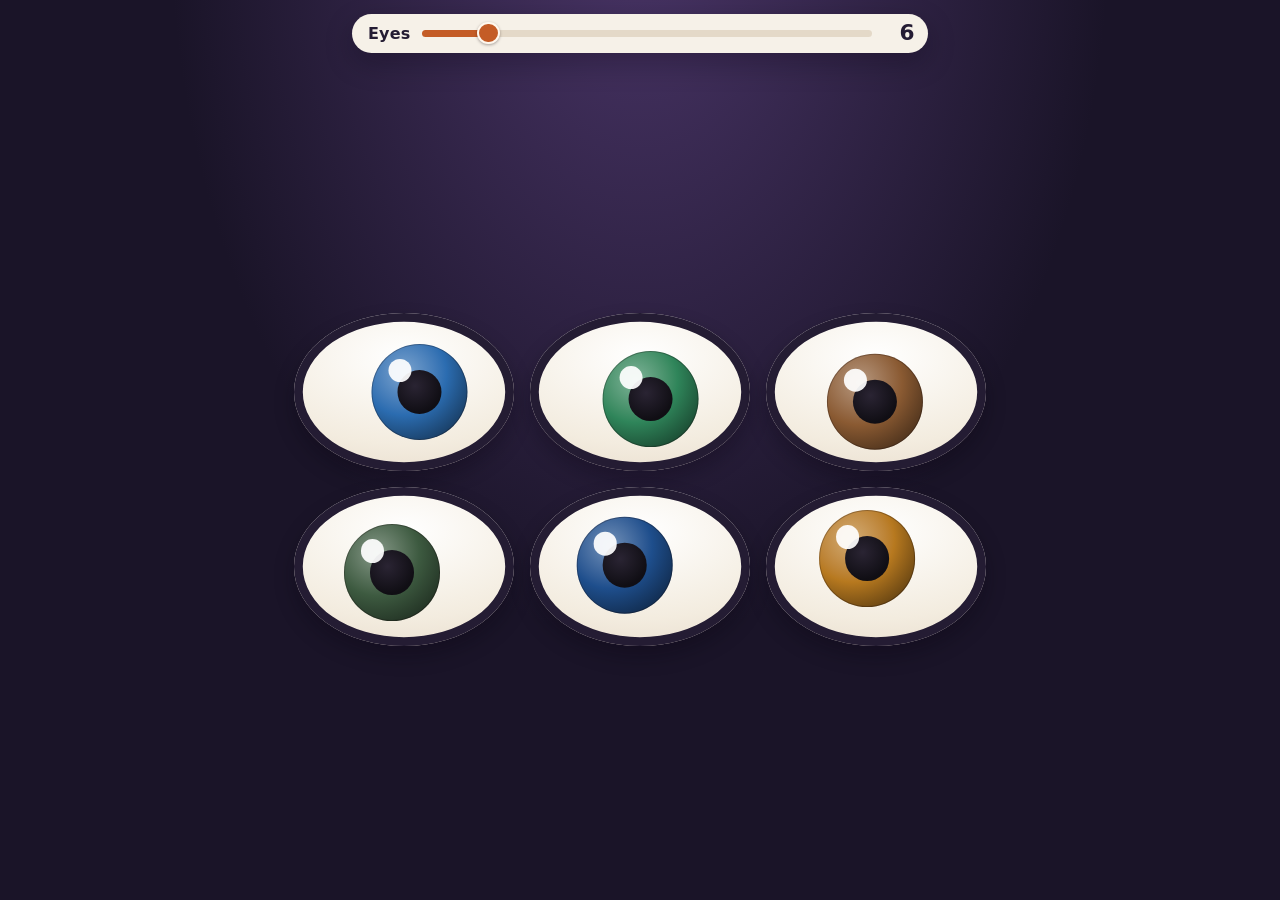
<file: eyes.html>
<!DOCTYPE html>
<html lang="en">
  <head>
    <meta charset="utf-8" />
    <meta name="viewport" content="width=device-width, initial-scale=1" />
    <title>Eyes</title>
    <style>
      :root {
        --ink: #241c33;
        --paper: #f6f1e8;
        --track: #e4d9c8;
        --accent: #c45c26;
      }

      * {
        box-sizing: border-box;
      }

      html,
      body {
        margin: 0;
        height: 100%;
      }

      body {
        display: flex;
        flex-direction: column;
        min-height: 100dvh;
        overflow: hidden;
        background:
          radial-gradient(ellipse at 50% -10%, #4a3568 0%, transparent 52%),
          #1a1428;
        color: var(--ink);
        font-family: "Avenir Next", "Segoe UI", system-ui, sans-serif;
      }

      .bar {
        display: flex;
        align-items: center;
        gap: 0.75rem;
        margin: 0.85rem auto 0.35rem;
        padding: 0.55rem 0.85rem 0.55rem 1rem;
        width: min(36rem, calc(100% - 1.25rem));
        border-radius: 999px;
        background: var(--paper);
        box-shadow: 0 10px 28px rgba(8, 4, 16, 0.28);
      }

      label {
        font-weight: 650;
        letter-spacing: 0.01em;
      }

      input[type="range"] {
        -webkit-appearance: none;
        appearance: none;
        flex: 1 1 auto;
        min-width: 0;
        height: 0.45rem;
        margin: 0;
        border-radius: 999px;
        background: var(--track);
        cursor: pointer;
        touch-action: none;
      }

      input[type="range"]:focus-visible {
        outline: 2px solid var(--accent);
        outline-offset: 4px;
      }

      input[type="range"]::-webkit-slider-thumb {
        -webkit-appearance: none;
        appearance: none;
        width: 1.4rem;
        height: 1.4rem;
        border: 2px solid #fff8ee;
        border-radius: 50%;
        background: var(--accent);
        box-shadow: 0 1px 3px rgba(20, 10, 8, 0.35);
        cursor: grab;
      }

      input[type="range"]::-moz-range-thumb {
        width: 1.4rem;
        height: 1.4rem;
        border: 2px solid #fff8ee;
        border-radius: 50%;
        background: var(--accent);
        box-shadow: 0 1px 3px rgba(20, 10, 8, 0.35);
        cursor: grab;
      }

      output {
        min-width: 2ch;
        font-size: 1.35rem;
        font-weight: 700;
        font-variant-numeric: tabular-nums;
        text-align: right;
        line-height: 1;
      }

      #field {
        flex: 1;
        min-height: 0;
        display: grid;
        place-items: center;
        padding: 0.75rem;
      }

      #eyes {
        display: grid;
        grid-template-columns: repeat(var(--cols, 3), var(--eye, 4.5rem));
        gap: var(--gap, 0.75rem);
        justify-content: center;
        align-content: center;
      }

      .eye {
        width: var(--eye, 4.5rem);
        height: calc(var(--eye, 4.5rem) * 0.72);
        border-radius: 50%;
        background: radial-gradient(120% 95% at 50% 28%, #ffffff 0%, #f3ecdf 58%, #e3d5c4 100%);
        box-shadow:
          inset 0 0 0 calc(var(--eye, 4.5rem) * 0.04) #241c33,
          0 calc(var(--eye, 4.5rem) * 0.045) calc(var(--eye, 4.5rem) * 0.09) rgba(8, 4, 16, 0.28);
        display: grid;
        place-items: center;
        position: relative;
        overflow: hidden;
      }

      .iris {
        width: 44%;
        aspect-ratio: 1;
        border-radius: 50%;
        background: radial-gradient(
          circle at 34% 30%,
          color-mix(in srgb, var(--iris) 62%, white) 0%,
          var(--iris) 46%,
          color-mix(in srgb, var(--iris) 35%, black) 100%
        );
        transform: translate(var(--gx), var(--gy));
        display: grid;
        place-items: center;
        position: relative;
        box-shadow: inset 0 0 0 1px rgba(20, 10, 8, 0.28);
      }

      .pupil {
        width: 46%;
        aspect-ratio: 1;
        border-radius: 50%;
        background: radial-gradient(circle at 40% 36%, #2a2433 0%, #100e14 70%);
      }

      .glint {
        position: absolute;
        top: 16%;
        left: 18%;
        width: 24%;
        aspect-ratio: 1;
        border-radius: 50%;
        background: rgba(255, 255, 255, 0.92);
      }

      @media (max-width: 520px) {
        .bar {
          margin-top: 0.55rem;
          padding: 0.5rem 0.7rem 0.5rem 0.85rem;
          gap: 0.55rem;
        }

        label {
          font-size: 0.95rem;
        }

        output {
          font-size: 1.2rem;
        }

        #field {
          padding: 0.45rem;
        }
      }
    </style>
  </head>
  <body>
    <header class="bar">
      <label for="eye-count">Eyes</label>
      <input
        id="eye-count"
        type="range"
        min="1"
        max="40"
        value="6"
        aria-valuemin="1"
        aria-valuemax="40"
        aria-valuenow="6"
      />
      <output id="eye-count-value" for="eye-count">6</output>
    </header>
    <main id="field">
      <div id="eyes" aria-hidden="true"></div>
    </main>
    <script>
      const MIN = 1;
      const MAX = 40;
      const IRISES = ["#2b6cb0", "#2f855a", "#8a5a32", "#3d5a40", "#1e4e8c", "#b7791f", "#6b4c7a", "#3f6f8a"];

      const input = document.getElementById("eye-count");
      const output = document.getElementById("eye-count-value");
      const field = document.getElementById("field");
      const grid = document.getElementById("eyes");

      function gaze(index) {
        const angle = ((index * 47) % 360) * (Math.PI / 180);
        return {
          x: Math.cos(angle) * 16,
          y: Math.sin(angle) * 10,
        };
      }

      function eyeMarkup(index) {
        const look = gaze(index);
        const color = IRISES[index % IRISES.length];
        return (
          '<div class="eye" style="--iris:' +
          color +
          ";--gx:" +
          look.x.toFixed(1) +
          "%;--gy:" +
          look.y.toFixed(1) +
          '%"><span class="iris"><span class="pupil"></span><span class="glint"></span></span></div>'
        );
      }

      function fit() {
        const count = grid.children.length;
        const style = getComputedStyle(field);
        const padX = parseFloat(style.paddingLeft) + parseFloat(style.paddingRight);
        const padY = parseFloat(style.paddingTop) + parseFloat(style.paddingBottom);
        const availW = field.clientWidth - padX;
        const availH = field.clientHeight - padY;
        if (count < 1 || availW < 24 || availH < 24) return;

        const gap = Math.max(6, Math.min(16, availW * 0.018));
        const ratio = 0.72;
        let bestCols = 1;
        let bestSize = 0;
        for (let cols = 1; cols <= count; cols += 1) {
          const rows = Math.ceil(count / cols);
          const width = (availW - gap * (cols - 1)) / cols;
          const height = (availH - gap * (rows - 1)) / rows;
          const size = Math.min(width, height / ratio);
          if (size > bestSize) {
            bestSize = size;
            bestCols = cols;
          }
        }

        const size = Math.max(12, Math.min(Math.floor(bestSize), 220));
        grid.style.setProperty("--cols", String(bestCols));
        grid.style.setProperty("--eye", size + "px");
        grid.style.setProperty("--gap", gap.toFixed(2) + "px");
      }

      function render(value) {
        const count = Math.max(MIN, Math.min(MAX, Math.round(Number(value)) || MIN));
        input.value = String(count);
        input.setAttribute("aria-valuenow", String(count));
        output.textContent = String(count);
        const shown = grid.children.length;
        if (shown < count) {
          const markup = [];
          for (let index = shown; index < count; index += 1) markup.push(eyeMarkup(index));
          grid.insertAdjacentHTML("beforeend", markup.join(""));
        } else {
          while (grid.children.length > count) grid.lastElementChild.remove();
        }
        const span = MAX - MIN;
        const filled = ((count - MIN) / span) * 100;
        input.style.background =
          "linear-gradient(90deg, var(--accent) " + filled + "%, var(--track) " + filled + "%)";
        fit();
      }

      input.addEventListener("input", () => render(input.value));
      new ResizeObserver(fit).observe(field);
      render(input.value);
    </script>
  </body>
</html>
</file>
